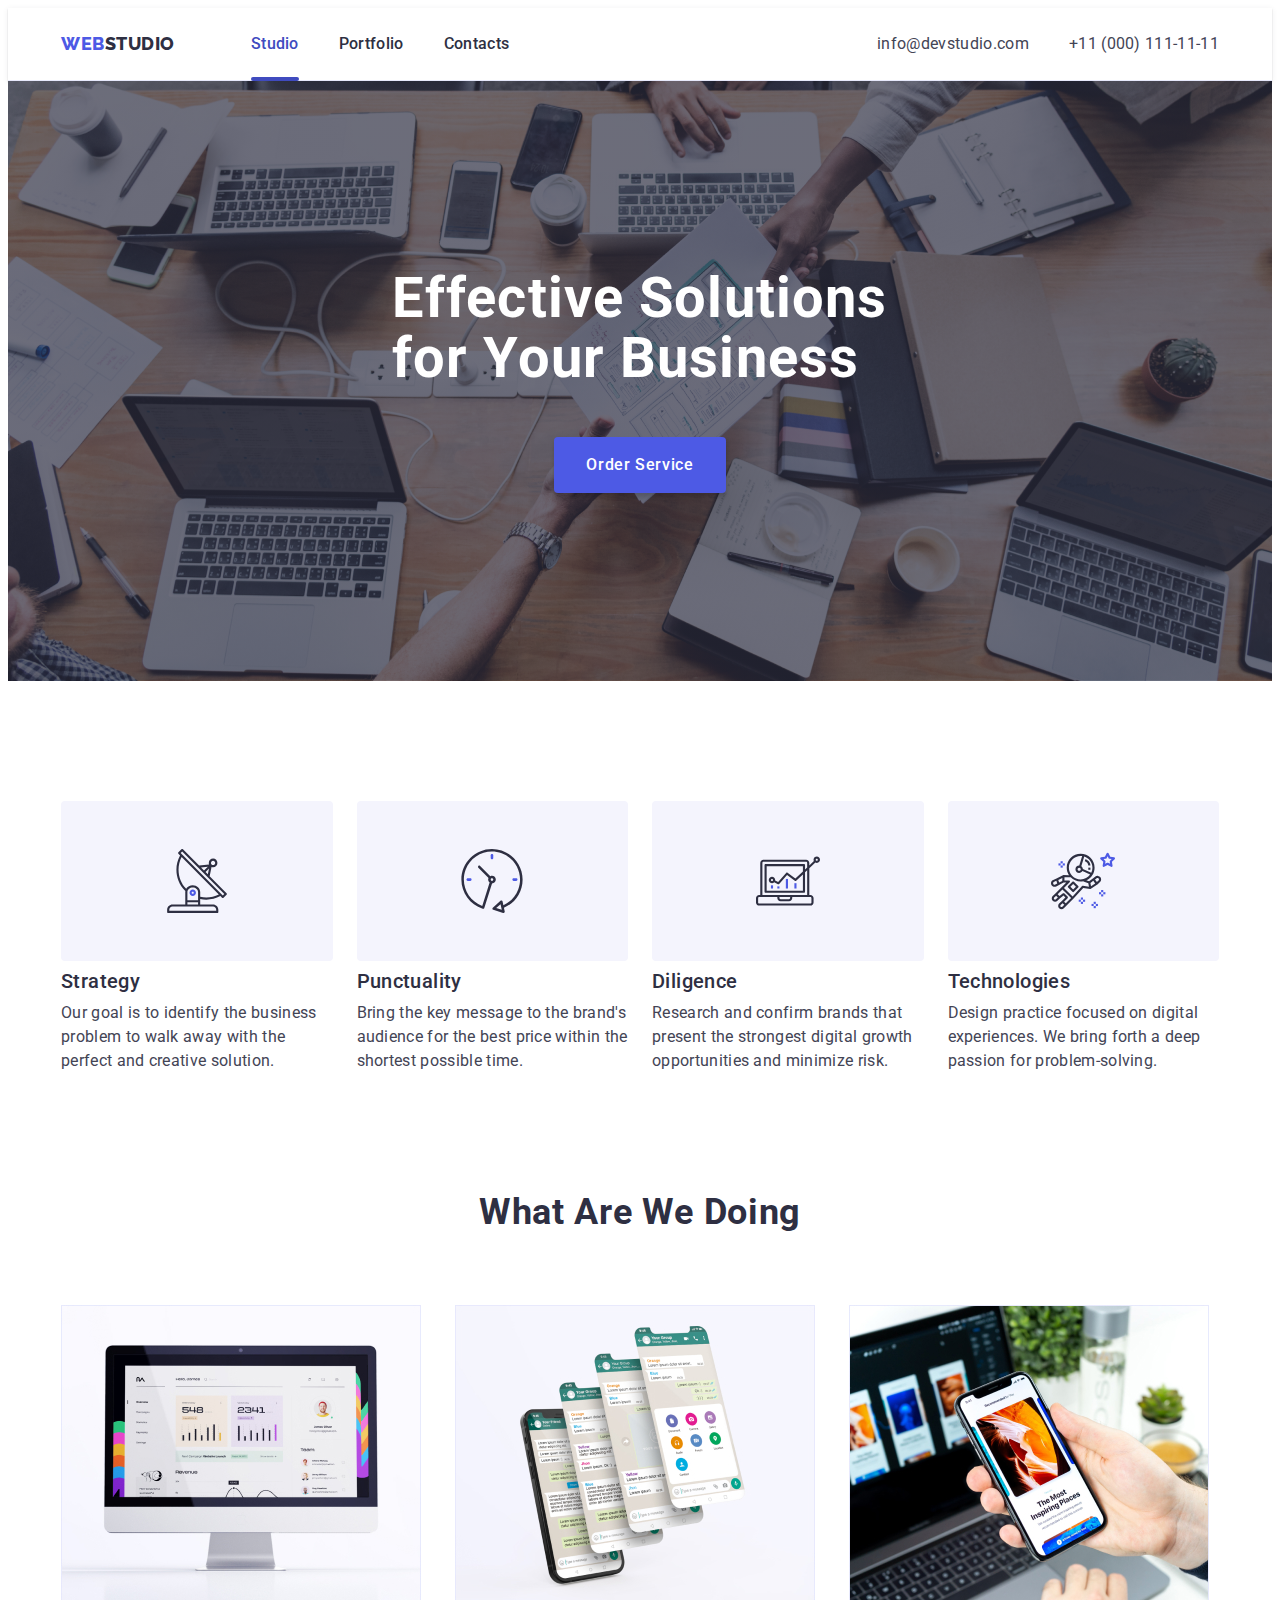
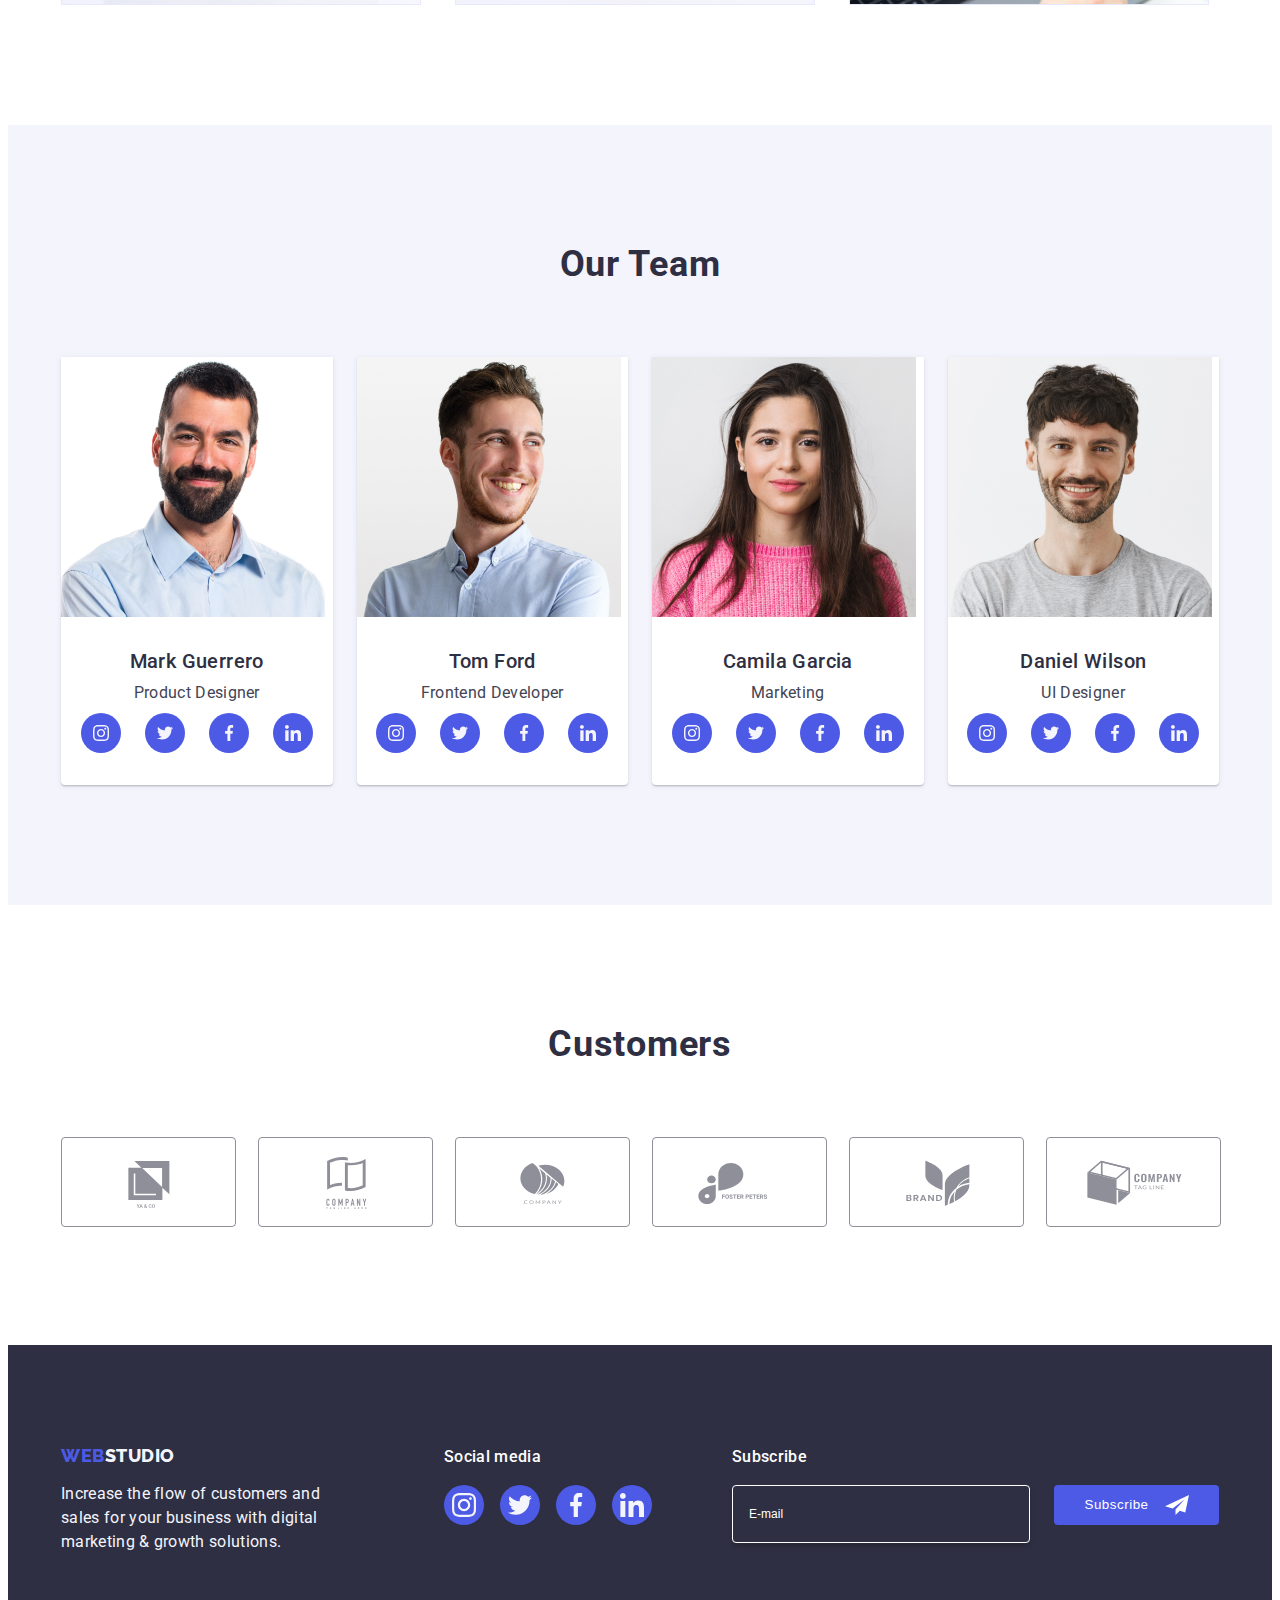
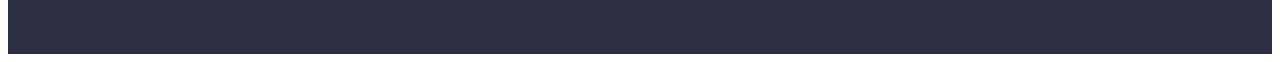
<file: index.html>
<!DOCTYPE html>

<html lang="en">
  <head>
    <meta charset="UTF-8" />
    <meta name="viewport" content="width=device-width, initial-scale=1.0" />
    <meta name="description" content="" />
    <title>Web Studio</title>
    <link rel="preconnect" href="https://fonts.googleapis.com" />
    <link rel="preconnect" href="https://fonts.gstatic.com" crossorigin />
    <link href="https://fonts.googleapis.com/css2?family=Raleway:wght@800&family=Roboto:wght@400;500;700;900&display=swap"
      rel="stylesheet" />
    <link rel="stylesheet" href="https://cdnjs.cloudflare.com/ajax/libs/modern-normalize/2.0.0/modern-normalize.min.css"
      integrity="sha512-4xo8blKMVCiXpTaLzQSLSw3KFOVPWhm/TRtuPVc4WG6kUgjH6J03IBuG7JZPkcWMxJ5huwaBpOpnwYElP/m6wg=="
      crossorigin="anonymous" referrerpolicy="no-referrer" />
    <link rel="stylesheet" href="./css/styles.css" />
  </head>
  <body>
    <header class="page-header">
      <div class="header-container container">
        <nav class="main-navigation">
          <a class="logo-text link" href="./index.html">Web<span class="logo-span-header">Studio</span></a>
          <ul class="nav-menu list">
            <li class="nav-menu-item">
              <a class="nav-menu-link active-nav-link link" href="./index.html">Studio</a>
            </li>
            <li class="nav-menu-item">
              <a class="nav-menu-link link" href="./portfolio.html">Portfolio</a>
            </li>
            <li class="nav-menu-item">
              <a class="nav-menu-link link" href="">Contacts</a>
            </li>
          </ul>
        </nav>
        <address class="contacts">
          <ul class="contacts-list list">
            <li class="contacts-list-item">
              <a class="contacts-list-link link" href="mailto:info@devstudio.com">info@devstudio.com</a>
            </li>
            <li class="contacts-list-item">
              <a class="contacts-list-link link" href="tel:+110001111111">+11 (000) 111-11-11</a>
            </li>
          </ul>
        </address>
      </div>
    </header>
    <main>
        <!-- HERO IMAGE-->
        <section class="hero-section">
          <div class="container">
            <h1 class="hero-title">Effective Solutions for Your Business</h1>
            <button class="hero-button" type="button" data-modal-open>
              Order Service
            </button>
          </div>
        </section>
        <!-- Section 1-->
        <section class="advantages-section">
          <div class="container">
            <h2 class="visually-hidden">Advantages</h2>
            <ul class="advantages-list list">
              <li class="advantage-item">
                <div class="advantage-image-container">
                  <svg class="advantage-image" width="64" height="64">
                    <use href="./images/icons.svg#icon-antenna"></use>
                  </svg>
                </div>
                <h3 class="advantage-title">Strategy</h3>
                <p class="advantage-text">
                  Our goal is to identify the business problem to walk away with
                  the perfect and creative solution.
                </p>
              </li>
              <li class="advantage-item">
                <div class="advantage-image-container">
                  <svg class="advantage-image" width="64" height="64">
                    <use href="./images/icons.svg#icon-clock"></use>
                  </svg>
                </div>
                <h3 class="advantage-title">Punctuality</h3>
                <p class="advantage-text">
                  Bring the key message to the brand's audience for the best price
                  within the shortest possible time.
                </p>
              </li>
              <li class="advantage-item">
                <div class="advantage-image-container">
                  <svg class="advantage-image" width="64" height="64">
                    <use href="./images/icons.svg#icon-diagram"></use>
                  </svg>
                </div>
                <h3 class="advantage-title">Diligence</h3>
                <p class="advantage-text">
                  Research and confirm brands that present the strongest digital
                  growth opportunities and minimize risk.
                </p>
              </li>
              <li class="advantage-item">
                <div class="advantage-image-container">
                  <svg class="advantage-image" width="64" height="64">
                    <use href="./images/icons.svg#icon-astronaut"></use>
                  </svg>
                </div>
                <h3 class="advantage-title">Technologies</h3>
                <p class="advantage-text">
                  Design practice focused on digital experiences. We bring forth a
                  deep passion for problem-solving.
                </p>
              </li>
            </ul>
          </div>
        </section>
        <!-- Section 2-->
        <section class="our-work">
          <div class="container">
            <h2 class="section-title">What are we doing</h2>
            <ul class="work-list list">
              <li class="work-list-item">
                <img class="work-list-image" src="./images/wawd1.jpg" alt="Monitor" width="360" height="300" />
              </li>
              <li class="work-list-item">
                <img class="work-list-image" src="./images/wawd2.jpg" alt="Mobile phones" width="360"
                  height="300" />
              </li>
              <li class="work-list-item">
                <img class="work-list-image" src="./images/wawd3.jpg" alt="Mobile phone and notebook"
                  width="360" height="300" />
              </li>
            </ul>
          </div>
        </section>
        <!-- Section 3-->
        <section class="team-section">
          <div class="container">
            <h2 class="section-title">Our Team</h2>
            <ul class="team-list list">
              <li class="team-member">
                <img class="team-member-image" src="./images/ot1.jpg" alt="Mark Guerrero picture" width="264"
                  height="260" />
                <div class="team-member-description">
                  <h3 class="team-member-name">Mark Guerrero</h3>
                  <p class="team-member-position">Product Designer</p>
                  <ul class="member-social-list list">
                    <li class="member-social-item">
                      <a href="" class="member-social-link">
                        <svg class="member-social-image" width="16" height="16">
                          <use href="./images/icons.svg#icon-instagram"></use>
                        </svg>
                      </a>
                    </li>
                    <li class="member-social-item">
                      <a href="" class="member-social-link">
                        <svg class="member-social-image" width="16" height="16">
                          <use href="./images/icons.svg#icon-twitter"></use>
                        </svg>
                      </a>
                    </li>
                    <li class="member-social-item">
                      <a href="" class="member-social-link">
                        <svg class="member-social-image" width="16" height="16">
                          <use href="./images/icons.svg#icon-facebook"></use>
                        </svg>
                      </a>
                    </li>
                    <li class="member-social-item">
                      <a href="" class="member-social-link">
                        <svg class="member-social-image" width="16" height="16">
                          <use href="./images/icons.svg#icon-linkedin"></use>
                        </svg>
                      </a>
                    </li>
                  </ul>
                </div>
              </li>
              <li class="team-member">
                <img class="team-member-image" src="./images/ot2.jpg" alt="Tom Ford picture" width="264" height="260" />
                <div class="team-member-description">
                  <h3 class="team-member-name">Tom Ford</h3>
                  <p class="team-member-position">Frontend Developer</p>
                  <ul class="member-social-list list">
                    <li class="member-social-item">
                      <a href="" class="member-social-link">
                        <svg class="member-social-image" width="16" height="16">
                          <use href="./images/icons.svg#icon-instagram"></use>
                        </svg>
                      </a>
                    </li>
                    <li class="member-social-item">
                      <a href="" class="member-social-link">
                        <svg class="member-social-image" width="16" height="16">
                          <use href="./images/icons.svg#icon-twitter"></use>
                        </svg>
                      </a>
                    </li>
                    <li class="member-social-item">
                      <a href="" class="member-social-link">
                        <svg class="member-social-image" width="16" height="16">
                          <use href="./images/icons.svg#icon-facebook"></use>
                        </svg>
                      </a>
                    </li>
                    <li class="member-social-item">
                      <a href="" class="member-social-link">
                        <svg class="member-social-image" width="16" height="16">
                          <use href="./images/icons.svg#icon-linkedin"></use>
                        </svg>
                      </a>
                    </li>
                  </ul>
                </div>
              </li>
              <li class="team-member">
                <img class="team-member-image" src="./images/ot3.jpg" alt="Camila Garcia picture" width="264"
                  height="260" />
                <div class="team-member-description">
                  <h3 class="team-member-name">Camila Garcia</h3>
                  <p class="team-member-position">Marketing</p>
                  <ul class="member-social-list list">
                    <li class="member-social-item">
                      <a href="" class="member-social-link">
                        <svg class="member-social-image" width="16" height="16">
                          <use href="./images/icons.svg#icon-instagram"></use>
                        </svg>
                      </a>
                    </li>
                    <li class="member-social-item">
                      <a href="" class="member-social-link">
                        <svg class="member-social-image" width="16" height="16">
                          <use href="./images/icons.svg#icon-twitter"></use>
                        </svg>
                      </a>
                    </li>
                    <li class="member-social-item">
                      <a href="" class="member-social-link">
                        <svg class="member-social-image" width="16" height="16">
                          <use href="./images/icons.svg#icon-facebook"></use>
                        </svg>
                      </a>
                    </li>
                    <li class="member-social-item">
                      <a href="" class="member-social-link">
                        <svg class="member-social-image" width="16" height="16">
                          <use href="./images/icons.svg#icon-linkedin"></use>
                        </svg>
                      </a>
                    </li>
                  </ul>
                </div>
              </li>
              <li class="team-member">
                <img class="team-member-image" src="./images/ot4.jpg" alt="Daniel Wilson picture" width="264"
                  height="260" />
                <div class="team-member-description">
                  <h3 class="team-member-name">Daniel Wilson</h3>
                  <p class="team-member-position">UI Designer</p>
                  <ul class="member-social-list list">
                    <li class="member-social-item">
                      <a href="" class="member-social-link">
                        <svg class="member-social-image" width="16" height="16">
                          <use href="./images/icons.svg#icon-instagram"></use>
                        </svg>
                      </a>
                    </li>
                    <li class="member-social-item">
                      <a href="" class="member-social-link">
                        <svg class="member-social-image" width="16" height="16">
                          <use href="./images/icons.svg#icon-twitter"></use>
                        </svg>
                      </a>
                    </li>
                    <li class="member-social-item">
                      <a href="" class="member-social-link">
                        <svg class="member-social-image" width="16" height="16">
                          <use href="./images/icons.svg#icon-facebook"></use>
                        </svg>
                      </a>
                    </li>
                    <li class="member-social-item">
                      <a href="" class="member-social-link">
                        <svg class="member-social-image" width="16" height="16">
                          <use href="./images/icons.svg#icon-linkedin"></use>
                        </svg>
                      </a>
                    </li>
                  </ul>
                </div>
              </li>
            </ul>
          </div>
        </section>
        <!-- Section 4-->
        <section class="our-customers">
          <div class="container">
            <h2 class="section-title">Customers</h2>
            <ul class="customers-list list">
              <li class="customers-list-item">
                <a href="" class="customers-item-link link">
                  <svg class="customer-item-image" width="104" height="56">
                    <use href="./images/icons.svg#icon-ya-co"></use>
                  </svg>
                </a>
              </li>
              <li class="customers-list-item">
                <a href="" class="customers-item-link link">
                  <svg class="customer-item-image" width="104" height="56">
                    <use href="./images/icons.svg#icon-tagline-here"></use>
                  </svg>
                </a>
              </li>
              <li class="customers-list-item">
                <a href="" class="customers-item-link link">
                  <svg class="customer-item-image" width="104" height="56">
                    <use href="./images/icons.svg#icon-company"></use>
                  </svg>
                </a>
              </li>
              <li class="customers-list-item">
                <a href="" class="customers-item-link link">
                  <svg class="customer-item-image" width="104" height="56">
                    <use href="./images/icons.svg#icon-foster-peters"></use>
                  </svg>
                </a>
              </li>
              <li class="customers-list-item">
                <a href="" class="customers-item-link link">
                  <svg class="customer-item-image" width="104" height="56">
                    <use href="./images/icons.svg#icon-brand"></use>
                  </svg>
                </a>
              </li>
              <li class="customers-list-item">
                <a href="" class="customers-item-link link">
                  <svg class="customer-item-image" width="104" height="56">
                    <use href="./images/icons.svg#icon-tagline"></use>
                  </svg>
                </a>
              </li>
            </ul>
          </div>
        </section>
    </main>
    <footer class="page-footer">
      <div class="container footer-container">
        <div class="footer-text-container">
          <a class="logo-text link" href="./index.html">Web<span class="logo-span-footer">Studio</span></a>
          <p class="footer-text">
            Increase the flow of customers and sales for your business with
            digital marketing & growth solutions.
          </p>
        </div>
        <div class="footer-socials">
          <p class="footer-socials-media">Social media</p>
          <ul class="footer-social-list list">
            <li class="footer-social-item">
              <a href="" class="footer-social-link">
                <svg class="footer-social-image" width="24" height="24">
                  <use href="./images/icons.svg#icon-instagram"></use>
                </svg>
              </a>
            </li>
            <li class="footer-social-item">
              <a href="" class="footer-social-link">
                <svg class="footer-social-image" width="24" height="24">
                  <use href="./images/icons.svg#icon-twitter"></use>
                </svg>
              </a>
            </li>
            <li class="footer-social-item">
              <a href="" class="footer-social-link">
                <svg class="footer-social-image" width="24" height="24">
                  <use href="./images/icons.svg#icon-facebook"></use>
                </svg>
              </a>
            </li>
            <li class="footer-social-item">
              <a href="" class="footer-social-link">
                <svg class="footer-social-image" width="24" height="24">
                  <use href="./images/icons.svg#icon-linkedin"></use>
                </svg>
              </a>
            </li>
          </ul>
        </div>
        <div class="footer-form">
          <p class="footer-subscribe-email">Subscribe</p>
          <form class="footer-email-form">
            <label class="footer-input-label">
              <input class="email-footer-input" type="email" placeholder="E-mail" name="email-footer-input" />
            </label>
            <button class="footer-button button" type="submit">
              Subscribe
              <svg class="footer-button-image" width="24" height="24">
                <use href="./images/icons.svg#icon-subscribe-icon"></use>
              </svg>
            </button>
          </form>
        </div>
      </div>
    </footer>
    <div class="modal-backdrop is-hidden" data-modal>
      <div class="modal-window">
        <button type="button" class="close-modal-button" data-modal-close>
          <svg class="close-modal-image" width="8" height="8">
            <use href="./images/icons.svg#icon-close-window"></use>
          </svg>
        </button>
        <p class="form-name">Leave your contacts and we will call you back</p>
        <form>
          <div class="input-container">
            <label class="input-label" for="user-name">Name</label>
            <div class="input-image-container">
              <input class="modal-input" type="text" id="user-name" name="user-name" />
              <svg class="input-icon" width="18" height="24">
                <use href="./images/icons.svg#icon-name-input-icon"></use>
              </svg>
            </div>
          </div>
          <div class="input-container">
            <label class="input-label" for="input-tel">Phone</label>
            <div class="input-image-container">
              <input class="modal-input" type="text" id="input-tel" name="user-tel" />
              <svg class="input-icon" width="18" height="24">
                <use href="./images/icons.svg#icon-phone-input-icon"></use>
              </svg>
            </div>
          </div>
          <div class="input-container">
            <label class="input-label" for="input-email">Email</label>
            <div class="input-image-container">
              <input class="modal-input" type="text" id="input-email" name="user-email" />
              <svg class="input-icon" width="18" height="24">
                <use href="./images/icons.svg#icon-email-input-icon"></use>
              </svg>
            </div>
          </div>
          <div class="input-comment-container">
            <label class="input-label" for="user-comment">Comment</label>
            <textarea class="input-comment" id="user-comment" placeholder="Text input" name="user-comment"></textarea>
          </div>
          <div class="checkbox-container">
            <input class="modal-checkbox visually-hidden" type="checkbox" id="user-privacy" name="user-privacy"
              value="true" />
            <label class="modal-checkbox-label" for="user-privacy">
              <span class="checkbox-image-container">
                <svg class="check-icon" width="10" height="8">
                  <use href="./images/icons.svg#icon-checkbox-mark"></use>
                </svg>
              </span>
              I accept the terms and conditions of the&nbsp;<a class="checkbox-link" href="">Privacy Policy</a></label>
          </div>
          <button class="hero-button button" type="submit">Send</button>
        </form>
      </div>
    </div>
    <script src="./js/modal.js"></script>
  </body>
</html>
</file>
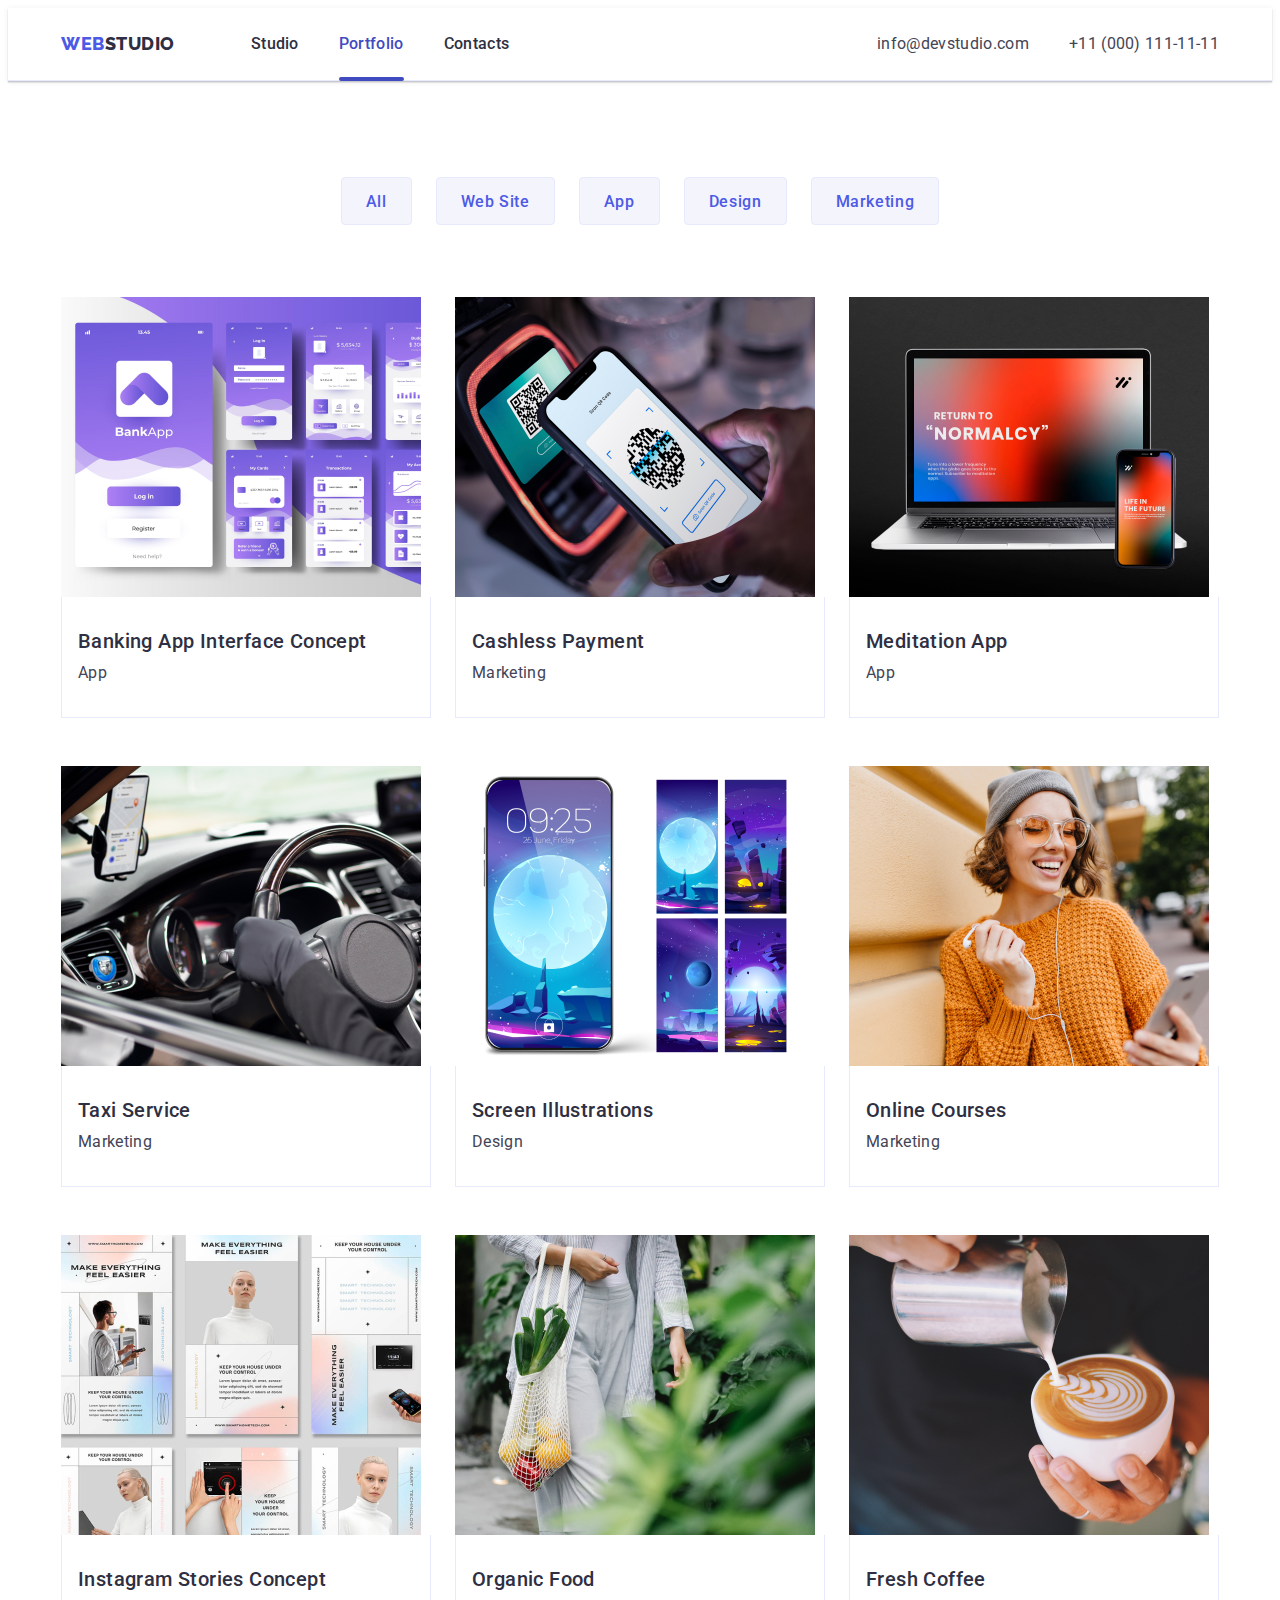
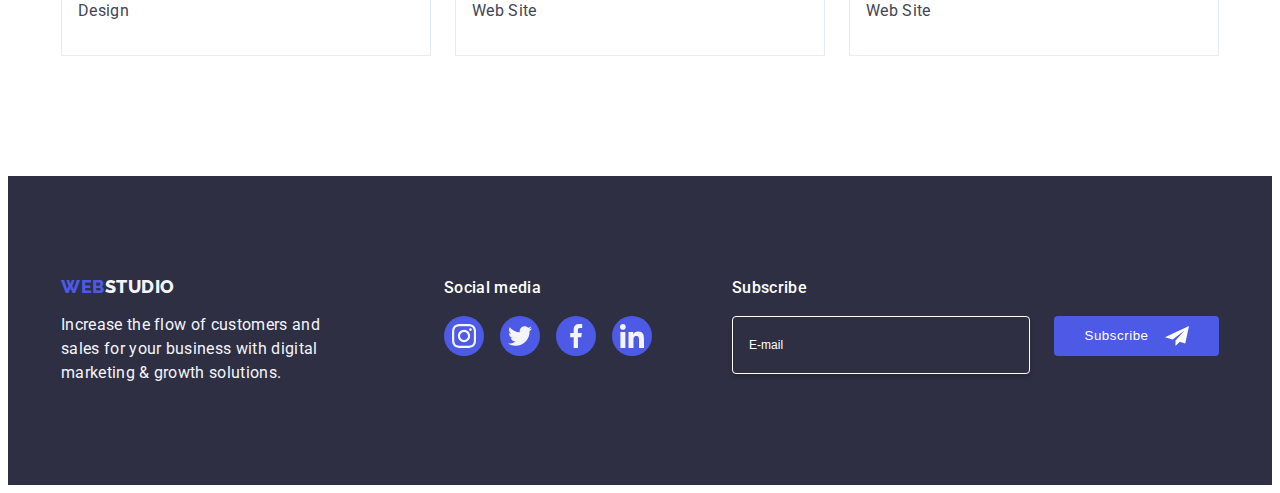
<file: portfolio.html>
<!DOCTYPE html>
<html lang="en">

<head>
    <meta charset="UTF-8" />
    <meta name="viewport" content="width=device-width, initial-scale=1.0" />
    <meta name="description" content="" />
    <title>Portfolio</title>
    <link rel="preconnect" href="https://fonts.googleapis.com" />
    <link rel="preconnect" href="https://fonts.gstatic.com" crossorigin />
    <link href="https://fonts.googleapis.com/css2?family=Raleway:wght@800&family=Roboto:wght@400;500;700;900&display=swap"
        rel="stylesheet" />
    <link rel="stylesheet" href="https://cdnjs.cloudflare.com/ajax/libs/modern-normalize/2.0.0/modern-normalize.min.css"
        integrity="sha512-4xo8blKMVCiXpTaLzQSLSw3KFOVPWhm/TRtuPVc4WG6kUgjH6J03IBuG7JZPkcWMxJ5huwaBpOpnwYElP/m6wg=="
        crossorigin="anonymous" referrerpolicy="no-referrer" />
    <link rel="stylesheet" href="./css/styles.css" />
</head>
<body>
    <header class="page-header">
        <div class="header-container container">
            <nav class="main-navigation">
                <a class="logo-text link" href="./index.html">Web<span class="logo-span-header">Studio</span></a>
                <ul class="nav-menu list">
                    <li class="nav-menu-item">
                        <a class="nav-menu-link link" href="./index.html">Studio</a>
                    </li>
                    <li class="nav-menu-item">
                        <a class="nav-menu-link active-nav-link link" href="./portfolio.html">Portfolio</a>
                    </li>
                    <li class="nav-menu-item">
                        <a class="nav-menu-link link" href="">Contacts</a>
                    </li>
                </ul>
            </nav>
            <address class="contacts">
                <ul class="contacts-list list">
                    <li class="contacts-list-item">
                        <a class="contacts-list-link link" href="mailto:info@devstudio.com">info@devstudio.com</a>
                    </li>
                    <li class="contacts-list-item">
                        <a class="contacts-list-link link" href="tel:+110001111111">+11 (000) 111-11-11</a>
                    </li>
                </ul>
            </address>
        </div>
    </header>

    <main>
        <section class="work-exhamples-section">
            <div class="container">
                <h1 class="visually-hidden">Portfolio</h1>
                <ul class="filter-buttons-list list">
                    <li class="filter-buttons-item">
                        <button class="exhample-filter-button" type="button">All</button>
                    </li>
                    <li class="filter-buttons-item">
                        <button class="exhample-filter-button" type="button">
                            Web Site
                        </button>
                    </li>
                    <li class="filter-buttons-item">
                        <button class="exhample-filter-button" type="button">App</button>
                    </li>
                    <li class="filter-buttons-item">
                        <button class="exhample-filter-button" type="button">
                            Design
                        </button>
                    </li>
                    <li class="filter-buttons-item">
                        <button class="exhample-filter-button" type="button">
                            Marketing
                        </button>
                    </li>
                </ul>
                <ul class="work-exhamples-list list">
                    <li class="work-exhample-item">
                        <a class="work-exhample-link link" href="">
                            <div class="work-exhample-container">
                                <img src="./images/project_card01.jpg" alt="Screens of babk applications" width="360" height="300" />
                                <p class="work-exhample-overlay">
                                    14 Stylish and User-Friendly App Design Concepts · Task
                                    Manager App · Calorie Tracker App · Exotic Fruit Ecommerce
                                    App · Cloud Storage App
                                </p>
                            </div>
                            <div class="exhample-info">
                                <h2 class="work-exhample-title">
                                    Banking App Interface Concept
                                </h2>
                                <p class="work-exhample-type">App</p>
                            </div>
                        </a>
                    </li>
                    <li class="work-exhample-item">
                        <a class="work-exhample-link link" href="">
                            <div class="work-exhample-container">
                                <img src="./images/project_card02.jpg" alt="Payment by mobile phone" width="360" height="300" />
                                <p class="work-exhample-overlay">
                                    14 Stylish and User-Friendly App Design Concepts · Task
                                    Manager App · Calorie Tracker App · Exotic Fruit Ecommerce
                                    App · Cloud Storage App
                                </p>
                            </div>
                            <div class="exhample-info">
                                <h2 class="work-exhample-title">Cashless Payment</h2>
                                <p class="work-exhample-type">Marketing</p>
                            </div>
                        </a>
                    </li>
                    <li class="work-exhample-item">
                        <a class="work-exhample-link link" href="">
                            <div class="work-exhample-container">
                                <img src="./images/project_card03.jpg" alt="Psychological application Screen" width="360" height="300" />
                                <p class="work-exhample-overlay">
                                    14 Stylish and User-Friendly App Design Concepts · Task
                                    Manager App · Calorie Tracker App · Exotic Fruit Ecommerce
                                    App · Cloud Storage App
                                </p>
                            </div>
                            <div class="exhample-info">
                                <h2 class="work-exhample-title">Meditation App</h2>
                                <p class="work-exhample-type">App</p>
                            </div>
                        </a>
                    </li>
                    <li class="work-exhample-item">
                        <a class="work-exhample-link link" href="">
                            <div class="work-exhample-container">
                                <img src="./images/project_card04.jpg" alt="taxi driver's application" width="360" height="300" />
                                <p class="work-exhample-overlay">
                                    14 Stylish and User-Friendly App Design Concepts · Task
                                    Manager App · Calorie Tracker App · Exotic Fruit Ecommerce
                                    App · Cloud Storage App
                                </p>
                            </div>
                            <div class="exhample-info">
                                <h2 class="work-exhample-title">Taxi Service</h2>
                                <p class="work-exhample-type">Marketing</p>
                            </div>
                        </a>
                    </li>
                    <li class="work-exhample-item">
                        <a class="work-exhample-link link" href="">
                            <div class="work-exhample-container">
                                <img src="./images/project_card05.jpg" alt="Screens of mobilr phones" width="360" height="300" />
                                <p class="work-exhample-overlay">
                                    14 Stylish and User-Friendly App Design Concepts · Task
                                    Manager App · Calorie Tracker App · Exotic Fruit Ecommerce
                                    App · Cloud Storage App
                                </p>
                            </div>
                            <div class="exhample-info">
                                <h2 class="work-exhample-title">Screen Illustrations</h2>
                                <p class="work-exhample-type">Design</p>
                            </div>
                        </a>
                    </li>
                    <li class="work-exhample-item">
                        <a class="work-exhample-link link" href="">
                            <div class="work-exhample-container">
                                <img src="./images/project_card06.jpg" alt="Study via mobile phone" width="360" height="300" />
                                <p class="work-exhample-overlay">
                                    14 Stylish and User-Friendly App Design Concepts · Task
                                    Manager App · Calorie Tracker App · Exotic Fruit Ecommerce
                                    App · Cloud Storage App
                                </p>
                            </div> 
                            <div class="exhample-info">
                                <h2 class="work-exhample-title">Online Courses</h2>
                                <p class="work-exhample-type">Marketing</p>
                            </div>
                        </a>
                    </li>
                    <li class="work-exhample-item">
                        <a class="work-exhample-link link" href="">
                            <div class="work-exhample-container">
                                <img src="./images/project_card07.jpg" alt="Plan of the Instagram story" width="360" height="300" />
                                <p class="work-exhample-overlay">
                                    14 Stylish and User-Friendly App Design Concepts · Task
                                    Manager App · Calorie Tracker App · Exotic Fruit Ecommerce
                                    App · Cloud Storage App
                                </p>
                            </div>
                            <div class="exhample-info">
                                <h2 class="work-exhample-title">Instagram Stories Concept</h2>
                                <p class="work-exhample-type">Design</p>
                            </div>
                        </a>
                    </li>
                    <li class="work-exhample-item">
                        <a class="work-exhample-link link" href="">
                            <div class="work-exhample-container">
                                <img src="./images/project_card08.jpg" alt="Bag with organic food" width="360" height="300" />
                                <p class="work-exhample-overlay">
                                    14 Stylish and User-Friendly App Design Concepts · Task
                                    Manager App · Calorie Tracker App · Exotic Fruit Ecommerce
                                    App · Cloud Storage App
                                </p>
                            </div>
                            <div class="exhample-info">
                                <h2 class="work-exhample-title">Organic Food</h2>
                                <p class="work-exhample-type">Web Site</p>
                            </div>
                        </a>
                    </li>
                    <li class="work-exhample-item">
                        <a class="work-exhample-link link" href="">
                            <div class="work-exhample-container">
                                <img src="./images/project_card09.jpg" alt="Cup of coffee" width="360" height="300" />
                                <p class="work-exhample-overlay">
                                    14 Stylish and User-Friendly App Design Concepts · Task
                                    Manager App · Calorie Tracker App · Exotic Fruit Ecommerce
                                    App · Cloud Storage App
                                </p>
                            </div>
                            <div class="exhample-info">
                                <h2 class="work-exhample-title">Fresh Coffee</h2>
                                <p class="work-exhample-type">Web Site</p>
                            </div>
                        </a>
                    </li>
                </ul>
            </div>
        </section>
    </main>
    <footer class="page-footer">
        <div class="container footer-container">
            <div class="footer-text-container">
                <a class="logo-text link" href="./index.html">Web<span class="logo-span-footer">Studio</span></a>
                <p class="footer-text">
                    Increase the flow of customers and sales for your business with
                    digital marketing & growth solutions.
                </p>
            </div>
            <div class="footer-socials">
                <p class="footer-socials-media">Social media</p>
                <ul class="footer-social-list list">
                    <li class="footer-social-item">
                        <a href="" class="footer-social-link">
                            <svg class="footer-social-image" width="24" height="24">
                                <use href="./images/icons.svg#icon-instagram"></use>
                            </svg>
                        </a>
                    </li>
                    <li class="footer-social-item">
                        <a href="" class="footer-social-link">
                            <svg class="footer-social-image" width="24" height="24">
                                <use href="./images/icons.svg#icon-twitter"></use>
                            </svg>
                        </a>
                    </li>
                    <li class="footer-social-item">
                        <a href="" class="footer-social-link">
                            <svg class="footer-social-image" width="24" height="24">
                                <use href="./images/icons.svg#icon-facebook"></use>
                            </svg>
                        </a>
                    </li>
                    <li class="footer-social-item">
                        <a href="" class="footer-social-link">
                            <svg class="footer-social-image" width="24" height="24">
                                <use href="./images/icons.svg#icon-linkedin"></use>
                            </svg>
                        </a>
                    </li>
                </ul>
            </div>
            <div class="footer-form">
                <p class="footer-subscribe-email">Subscribe</p>
                <form class="footer-email-form">
                    <label class="footer-input-label">
                        <input class="email-footer-input" type="email" placeholder="E-mail" name="email-footer-input" />
                    </label>
                    <button class="footer-button button" type="submit">
                        Subscribe
                        <svg class="footer-button-image" width="24" height="24">
                            <use href="./images/icons.svg#icon-subscribe-icon"></use>
                        </svg>
                    </button>
                </form>
            </div>
        </div>
    </footer>
</body>
</html>
</file>
<file: css/styles.css>
:root {
    --black-navy: #2e2f42;
    --dark-grey-slate: #434455;
    --light-grey-slate: #8e8f99;
    --blue-main-iris: #4d5ae5;
    --blue-pressed-ocean: #404bbf;
    --light-white: #ffffff;
    --dark-white-cloud: #f4f4fd;
    --grey-light-cornflower: #e7e9fc;
    --main-font-family: "Roboto", sans-serif;
    --secondary-font-family: "Raleway", sans-serif;
    --transition-timing: 250ms cubic-bezier(0.4, 0, 0.2, 1);
}

.list {
    list-style-type: none;
}

.link {
    text-decoration: none;
}

button {
    cursor: pointer;
}

h1,
h2,
h3,
h4,
h5,
h6,
p {
    margin-top: 0;
    margin-bottom: 0;
}

ul,
ol {
    margin-top: 0;
    margin-bottom: 0;
    padding-left: 0;
}

img {
    display: block;
}

body {
    font-family: var(--main-font-family);
    color: var(--dark-grey-slate);
    background-color: var(--light-white);
}

.container {
    max-width: 1158px;
    padding-left: 15px;
    padding-right: 15px;
    margin-left: auto;
    margin-right: auto;
}

.visually-hidden {
    position: absolute;
    width: 1px;
    height: 1px;
    margin: -1px;
    border: 0;
    padding: 0;
    white-space: nowrap;
    clip-path: inset(100%);
    clip: rect(0 0 0 0);
    overflow: hidden;
}

.page-header {
    border-bottom: 1px solid var(--grey-light-cornflower);
    background: var(--light-white);
    box-shadow: 0px 1px 6px 0px rgba(46, 47, 66, 0.08), 0px 1px 1px 0px rgba(46, 47, 66, 0.16), 0px 2px 1px 0px rgba(46, 47,
            66, 0.08);
}

.header-container {
    display: flex;
    justify-content: space-between;
}

.main-navigation {
    display: flex;
    align-items: center;
}

.nav-menu {
    display: flex;
    gap: 40px;
}

.logo-text {
    color: var(--blue-main-iris);
    font-family: var(--secondary-font-family);
    font-size: 18px;
    font-weight: 800;
    line-height: 1.17;
    letter-spacing: 0.03em;
    text-transform: uppercase;
    margin-right: 76px;
}

.logo-span-header {
    color: var(--black-navy);
}

.nav-menu-link {
    display: block;
    padding-top: 24px;
    padding-bottom: 24px;
    font-weight: 500;
    line-height: 1.5;
    letter-spacing: 0.02em;
    color: var(--black-navy);
    transition: color var(--transition-timing);
}

.active-nav-link {
    color: var(--blue-pressed-ocean);
    position: relative;
}

.active-nav-link::after {
    position: absolute;
    bottom: -1px;
    display: block;
    content: "";
    width: 100%;
    height: 4px;
    background-color: var(--blue-pressed-ocean);
    border-radius: 2px;
}

.contacts {
    font-style: normal;
}

.contacts-list {
    display: flex;
    gap: 40px;
}

.contacts-list-link {
    display: block;
    padding-top: 24px;
    padding-bottom: 24px;
    line-height: 1.5;
    letter-spacing: 0.02em;
    color: var(--dark-grey-slate);
    transition: color var(--transition-timing);
}

.nav-menu-link:hover,
.nav-menu-link:focus,
.contacts-list-link:hover,
.contacts-list-link:focus {
    color: var(--blue-pressed-ocean);
}

.section-title {
    text-align: center;
    margin-bottom: 72px;
    font-size: 36px;
    font-weight: 700;
    line-height: 1.11;
    letter-spacing: 0.02em;
    text-transform: capitalize;
    color: var(--black-navy);
}

.hero-section {
    background-image: linear-gradient(rgba(46, 47, 66, 0.7),
            rgba(46, 47, 66, 0.7)),
        url(../images/people-office.jpg);
    background-repeat: no-repeat;
    background-position: center;
    background-size: cover;
    max-width: 1440px;
    padding-top: 188px;
    padding-bottom: 188px;
    margin-left: auto;
    margin-right: auto;
}

.hero-title {
    margin-bottom: 48px;
    margin-left: auto;
    margin-right: auto;
    max-width: 496px;
    font-size: 56px;
    font-weight: 700;
    line-height: 1.07;
    letter-spacing: 0.02em;
    color: var(--light-white);
}

.hero-button {
    display: block;
    margin-left: auto;
    margin-right: auto;
    height: 56px;
    min-width: 169px;
    padding-left: 32px;
    padding-right: 32px;
    font-family: var(--main-font-family);
    font-size: 16px;
    font-weight: 500;
    line-height: 1.5;
    letter-spacing: 0.04em;
    color: var(--light-white);
    background-color: var(--blue-main-iris);
    border: none;
    border-radius: 4px;
    box-shadow: 0px 4px 4px 0px rgba(0, 0, 0, 0.15);
    transition: background-color var(--transition-timing);
}

.hero-button:hover,
.hero-button:focus {
    background-color: var(--blue-pressed-ocean);
}

.advantages-section {
    padding-top: 120px;
    padding-bottom: 120px;
}

.advantages-list {
    display: flex;
    gap: 24px;
}

.advantage-item {
    flex-basis: calc((100% - 72px) / 4);
}

.advantage-image-container {
    display: flex;
    justify-content: center;
    align-items: center;
    background-color: var(--dark-white-cloud);
    padding: 24px 100px;
    margin-bottom: 8px;
    border-radius: 4px;
    height: 112px;
}

.advantage-title {
    margin-bottom: 8px;
    font-size: 20px;
    font-weight: 500;
    line-height: 1.2;
    letter-spacing: 0.02em;
    color: var(--black-navy);
}

.advantage-text {
    line-height: 1.5;
    letter-spacing: 0.02em;
}

.our-work {
    padding-bottom: 120px;
}

.work-list {
    display: flex;
    gap: 24px;
}

.work-list-item {
    flex-basis: calc((100% - 48px) / 3);
}

.team-section {
    background-color: var(--dark-white-cloud);
    padding-top: 120px;
    padding-bottom: 120px;
}

.team-list {
    display: flex;
    gap: 24px;
}

.team-member {
    flex-basis: calc((100% - 72px) / 4);
    background-color: var(--light-white);
    border-radius: 0px 0px 4px 4px;
    box-shadow: 0px 2px 1px 0px rgba(46, 47, 66, 0.08),
        0px 1px 1px 0px rgba(46, 47, 66, 0.16),
        0px 1px 6px 0px rgba(46, 47, 66, 0.08);
}

.team-member-description {
    padding-top: 32px;
    padding-bottom: 32px;
}

.team-member-name {
    text-align: center;
    margin-bottom: 8px;
    font-size: 20px;
    font-weight: 500;
    line-height: 1.2;
    letter-spacing: 0.02em;
    color: var(--black-navy);
}

.team-member-position {
    text-align: center;
    line-height: 1.5;
    letter-spacing: 0.02em;
}

.member-social-list {
    display: flex;
    gap: 24px;
    justify-content: center;
    margin-top: 8px;
}

.member-social-item {
    width: 40px;
    height: 40px;
}

.member-social-link {
    width: 100%;
    height: 100%;
    border-radius: 50%;
    background-color: var(--blue-main-iris);
    display: flex;
    align-items: center;
    justify-content: center;
    transition: background-color var(--transition-timing);
}

.member-social-link:hover,
.member-social-link:focus {
    background-color: var(--blue-pressed-ocean);
}

.member-social-image {
    fill: var(--dark-white-cloud);
}

.our-customers {
    padding-top: 120px;
    padding-bottom: 120px;
}

.customers-list {
    display: flex;
    gap: 24px;
}

.customers-list-item {
    width: calc((100% - 120px) / 6);
    height: 88px;
}

.customers-item-link {
    width: 100%;
    height: 100%;
    display: flex;
    justify-content: center;
    align-items: center;
    border-radius: 4px;
    border-width: 1px;
    border-style: solid;
    color: var(--light-grey-slate);
    transition: border-color var(--transition-timing), color var(--transition-timing);
}

.customers-item-link:hover,
.customers-item-link:focus {
    color: var(--blue-pressed-ocean)
}

.customer-item-image {
    display: block;
    fill: currentColor;
    transition: fill var(--transition-timing);
}

.customers-item-link:hover .customer-item-image,
.customers-item-link:focus .customer-item-image {
    fill: var(--blue-pressed-ocean);
}

.page-footer {
    background-color: var(--black-navy);
    padding-top: 100px;
    padding-bottom: 100px;
}

.footer-container {
    display: flex;
    align-items: baseline;
}

.footer-text-container {
    margin-right: 120px;
}

.page-footer .logo-text {
    display: inline-block;
    margin-bottom: 16px;
}

.logo-span-footer {
    color: var(--dark-white-cloud);
}

.footer-text {
    max-width: 264px;
    line-height: 1.5;
    letter-spacing: 0.02em;
    color: var(--dark-white-cloud);
}

.footer-socials-media {
    color: var(--light-white);
    font-size: 16px;
    font-weight: 500;
    line-height: 1.5;
    letter-spacing: 0.02em;
    margin-bottom: 16px;
}

.footer-social-list {
    display: flex;
    gap: 16px;
}

.footer-social-item {
    width: 40px;
    height: 40px;
}

.footer-social-link {
    display: flex;
    justify-content: center;
    align-items: center;
    width: 100%;
    height: 100%;
    border-radius: 50%;
    background-color: var(--blue-main-iris);
    transition: background-color var(--transition-timing);
}

.footer-social-link:hover,
.footer-social-link:focus {
    background-color: #31d0aa;
}

.footer-social-image {
    fill: var(--dark-white-cloud);
}

.work-exhamples-section {
    padding-top: 96px;
    padding-bottom: 120px;
}

.exhample-filter-button {
    height: 48px;
    padding: 12px 24px;
    font-family: var(--main-font-family);
    font-size: 16px;
    font-weight: 500;
    line-height: 1.5;
    letter-spacing: 0.04em;
    color: var(--blue-main-iris);
    background-color: var(--dark-white-cloud);
    border-radius: 4px;
    border-width: 1px;
    border-style: solid;
    border-color: var(--grey-light-cornflower);
    transition: color var(--transition-timing),
        background-color var(--transition-timing),
        border-color var(--transition-timing), box-shadow var(--transition-timing);
}

.exhample-filter-button:hover,
.exhample-filter-button:focus {
    color: var(--light-white);
    background-color: var(--blue-pressed-ocean);
    border-color: transparent;
    box-shadow: 0px 2px 2px 0px rgba(0, 0, 0, 0.12),
        0px 2px 1px 0px rgba(0, 0, 0, 0.08), 0px 3px 1px 0px rgba(0, 0, 0, 0.1);
}

.filter-buttons-list {
    display: flex;
    justify-content: center;
    gap: 24px;
    margin-bottom: 72px;
}

.work-exhamples-list {
    display: flex;
    flex-wrap: wrap;
    column-gap: 24px;
    row-gap: 48px;
}

.work-exhample-link {
    display: block;
    transition: box-shadow var(--transition-timing);
}

.work-exhample-link:hover,
.work-exhample-link:focus {
    box-shadow: 0px 2px 1px 0px rgba(46, 47, 66, 0.08),
        0px 1px 1px 0px rgba(46, 47, 66, 0.16),
        0px 1px 6px 0px rgba(46, 47, 66, 0.08);
}

.work-exhample-link:hover .work-exhample-overlay,
.work-exhample-link:focus .work-exhample-overlay {
    transform: translateY(0);
}

.work-exhample-container {
    position: relative;
    overflow: hidden;
}

.work-exhample-overlay {
    padding: 40px 32px;
    position: absolute;
    top: 0;
    left: 0;
    height: 100%;
    color: var(--dark-white-cloud);
    line-height: 1.5;
    letter-spacing: 0.02em;
    background-color: var(--blue-main-iris);
    transform: translateY(100%);
    transition: transform var(--transition-timing);
}

.work-exhample-item {
    width: calc((100% - 48px) / 3);
    transition: box-shadow var(--transition-timing);
}

.work-exhample-item:hover {
    box-shadow: 0px 2px 1px 0px rgba(46, 47, 66, 0.08),
        0px 1px 1px 0px rgba(46, 47, 66, 0.16),
        0px 1px 6px 0px rgba(46, 47, 66, 0.08);
}

.exhample-info {
    padding: 32px 16px;
    border-left: 1px solid var(--grey-light-cornflower);
    border-right: 1px solid var(--grey-light-cornflower);
    border-bottom: 1px solid var(--grey-light-cornflower);
}

.work-exhample-title {
    margin-bottom: 8px;
    font-size: 20px;
    font-weight: 500;
    line-height: 1.2;
    letter-spacing: 0.02em;
    color: var(--black-navy);
    transition: color var(--transition-timing);
}

.work-exhample-type {
    line-height: 1.5;
    letter-spacing: 0.02em;
    color: var(--dark-grey-slate);
}

.work-exhample-title:hover,
.work-exhample-title:focus {
    color: var(--blue-pressed-ocean);
}

.overlay {
    width: inherit;
}


.modal-backdrop {
    position: fixed;
    top: 0;
    left: 0;
    z-index: 999;
    width: 100%;
    height: 100%;
    background-color: rgba(46, 47, 66, 0.4);
    transition: opacity var(--transition-timing),
        visibility var(--transition-timing);
}

.is-hidden {
    opacity: 0;
    visibility: hidden;
    pointer-events: none;
}

.modal-backdrop.is-hidden .modal-window {
    transform: translate(-50%, -50%) scale(0.5);
}

.modal-window {
position: absolute;
    top: 50%;
    left: 50%;
    transform: translate(-50%, -50%) scale(1);
    width: 408px;
    min-height: 584px;
    padding: 72px 24px 24px 24px;
    background-color: #fcfcfc;
    border-radius: 4px;
    box-shadow: 0px 2px 1px 0px rgba(0, 0, 0, 0.2),
        0px 1px 3px 0px rgba(0, 0, 0, 0.12), 0px 1px 1px 0px rgba(0, 0, 0, 0.14);
    transition: transform var(--transition-timing);
}

.close-modal-button {
    position: absolute;
    display: flex;
    justify-content: center;
    align-items: center;
    width: 24px;
    height: 24px;
    padding: 0;
    top: 24px;
    right: 24px;
    background-color: var(--grey-light-cornflower);
    border-radius: 50%;
    border: 1px solid rgba(0, 0, 0, 0.1);
    line-height: 0;
    transition: background-color var(--transition-timing),
        border var(--transition-timing);
}

.close-modal-image {
    fill: var(--black-navy);
    transition: fill var(--transition-timing);
}

.close-modal-button:hover,
.close-modal-button:focus {
    background-color: var(--blue-pressed-ocean);
    border: none;
}

.close-modal-button:hover .close-modal-image,
.close-modal-button:focus .close-modal-image {
    fill: var(--light-white);
}
.footer-form {
    margin-left: 80px;
}

.footer-email-form {
    display: flex;
    gap: 24px;
}

.email-footer-input {
    width: 264px;
    height: 40px;
    padding: 8px 16px;
    border-radius: 4px;
    border: 1px solid var(--light-white);
    box-shadow: 0px 4px 4px 0px rgba(0, 0, 0, 0.15);
    background-color: transparent;
    color: #ffffff;
    font-size: 12px;
    line-height: 1.5;
    letter-spacing: 0.04em;
}

.email-footer-input::placeholder {
    font-size: 12px;
    line-height: 2;
    letter-spacing: 0.04px;
    color: #ffffff;
}

.footer-subscribe-email {
    color: var(--light-white);
    font-size: 16px;
    font-weight: 500;
    line-height: 1.5;
    letter-spacing: 0.02em;
    margin-bottom: 16px;
}

.footer-button {
    min-width: 165px;
    height: 40px;
    display: flex;
    justify-content: center;
    align-items: center;
    border-radius: 4px;
    border: none;
    background-color: var(--blue-main-iris);
    color: var(--light-white);
    font-weight: 500;
    line-height: 1.5;
    letter-spacing: 0.04em;
    transition: background-color var(--transition-timing);
}

.footer-button-image {
    margin-left: 16px;
    fill: var(--light-white);
}

.footer-button:hover {
    background-color: var(--blue-pressed-ocean);
}

.form-name {
    margin-bottom: 16px;
    text-align: center;
    color: var(--black-navy);
    font-weight: 500;
    line-height: 1.5;
    letter-spacing: 0.02em;
}

.input-label {
    display: block;
    margin-bottom: 4px;
    color: var(--light-grey-slate);
    font-size: 12px;
    line-height: 1.17;
    letter-spacing: 0.04em;
}

.input-container {
    margin-bottom: 8px;
}

.modal-input {
    padding-left: 38px;
    width: 100%;
    height: 40px;
    border-radius: 4px;
    border: 1px solid rgba(46, 47, 66, 0.4);
    font-size: 18px;
    color: var(--black-navy);
    background-color: transparent;
    outline: transparent;
    transition: border-color var(--transition-timing);
}

.modal-input:focus {
    border-color: var(--blue-main-iris);
    outline-color: transparent;
    outline-offset: 4px;
}

.input-icon {
    fill: var(--black-navy);
    position: absolute;
    transform: translateY(-50%);
    top: 50%;
    left: 16px;
    transition: fill var(--transition-timing);
}

.modal-input:focus+.input-icon {
    fill: var(--blue-main-iris);
}

.input-image-container {
    position: relative;
}

.input-comment-container {
    margin-bottom: 16px;
}

.input-comment {
    width: 100%;
    height: 120px;
    padding: 8px 16px;
    border-radius: 4px;
    resize: none;
    font-size: 12px;
    line-height: 1.17;
    letter-spacing: 0.04em;
    color: rgba(46, 47, 66, 0.4);
    border: 1px solid rgba(46, 47, 66, 0.4);
    background-color: transparent;
    outline: transparent;
    transition: border-color var(--transition-timing);
}

.input-comment::placeholder {
    color: rgba(46, 47, 66, 0.4);
    font-size: 12px;
    line-height: 1.67;
    letter-spacing: 0.04em;
}

.input-comment:focus {
    border-color: var(--blue-main-iris);
    outline-color: transparent;
    outline-offset: 4px;
}

.checkbox-container {
    margin-bottom: 24px;
}

.checkbox-image-container {
    width: 16px;
    height: 16px;
    display: inline-flex;
    align-items: center;
    justify-content: center;
    fill: transparent;
    border: 1px solid rgba(46, 47, 66, 0.4);
    border-radius: 2px;
    transition: fill var(--transition-timing), border var(--transition-timing),
        background-color var(--transition-timing);
}

.checkbox-link {
    color: var(--blue-main-iris);
}

.modal-checkbox {
    appearance: none;
    position: absolute;
}

.modal-checkbox-label {
    display: block;
    font-size: 12px;
    line-height: 1.17;
    letter-spacing: 0.04em;
    color: var(--light-grey-slate);
}

.modal-checkbox:checked+.modal-checkbox-label>.checkbox-image-container {
    fill: var(--dark-white-cloud);
    border: none;
    background-color: var(--blue-pressed-ocean);
}

.modal-checkbox:focus+.modal-checkbox-label>.checkbox-image-container {
    border-color: var(--blue-pressed-ocean);
    border-width: 2px;
}
</file>
